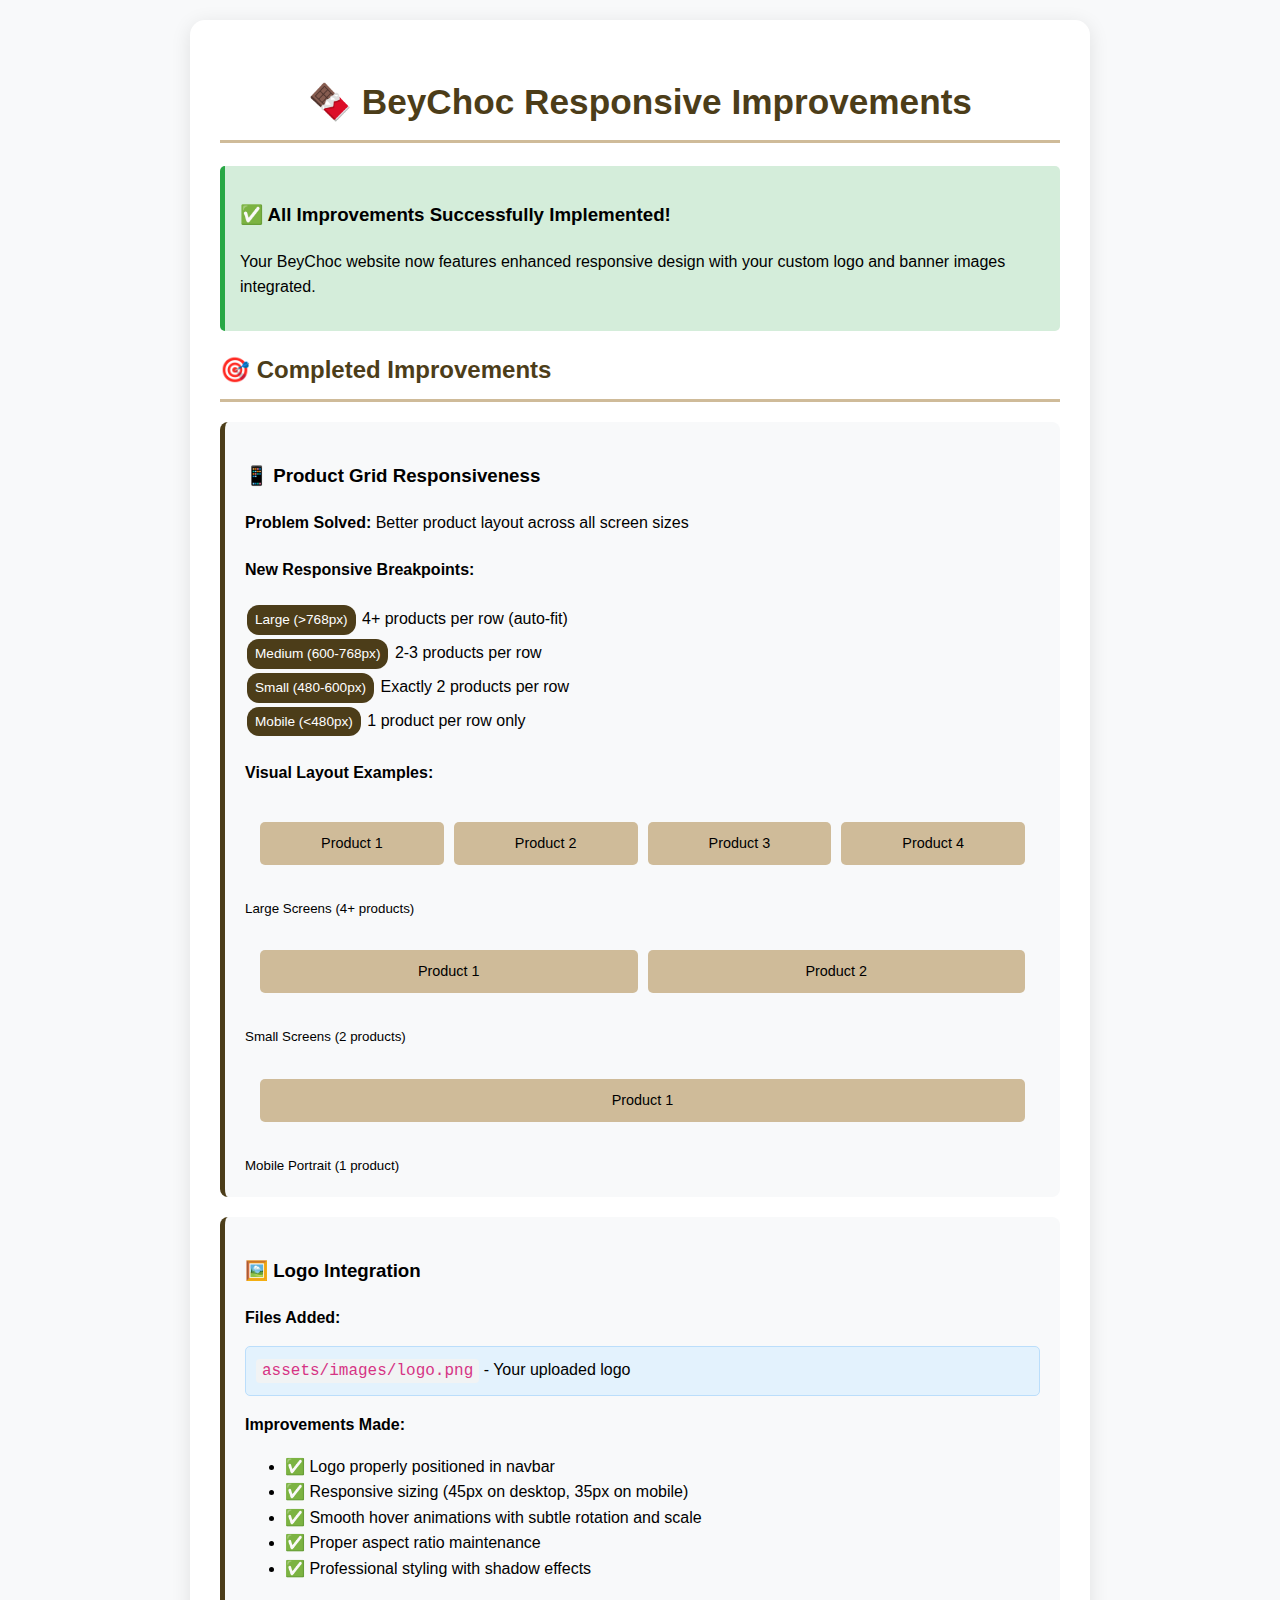
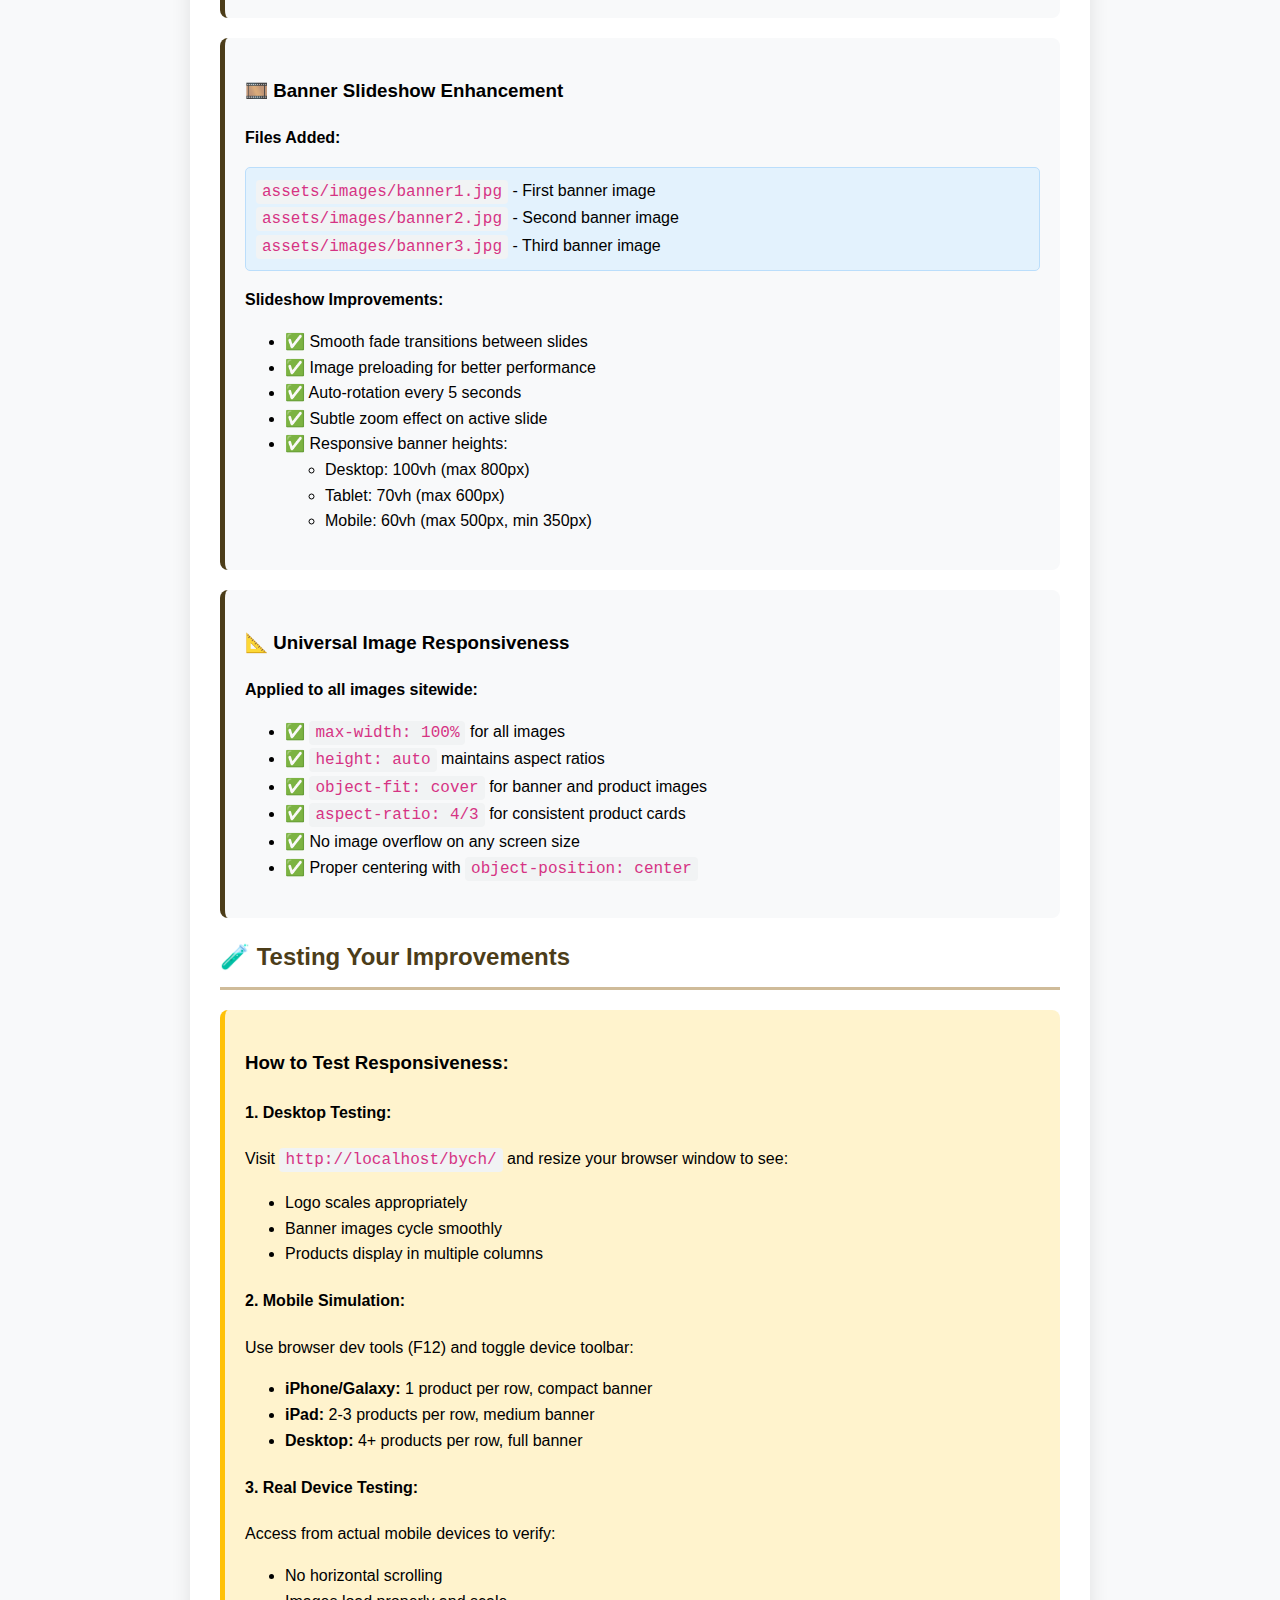
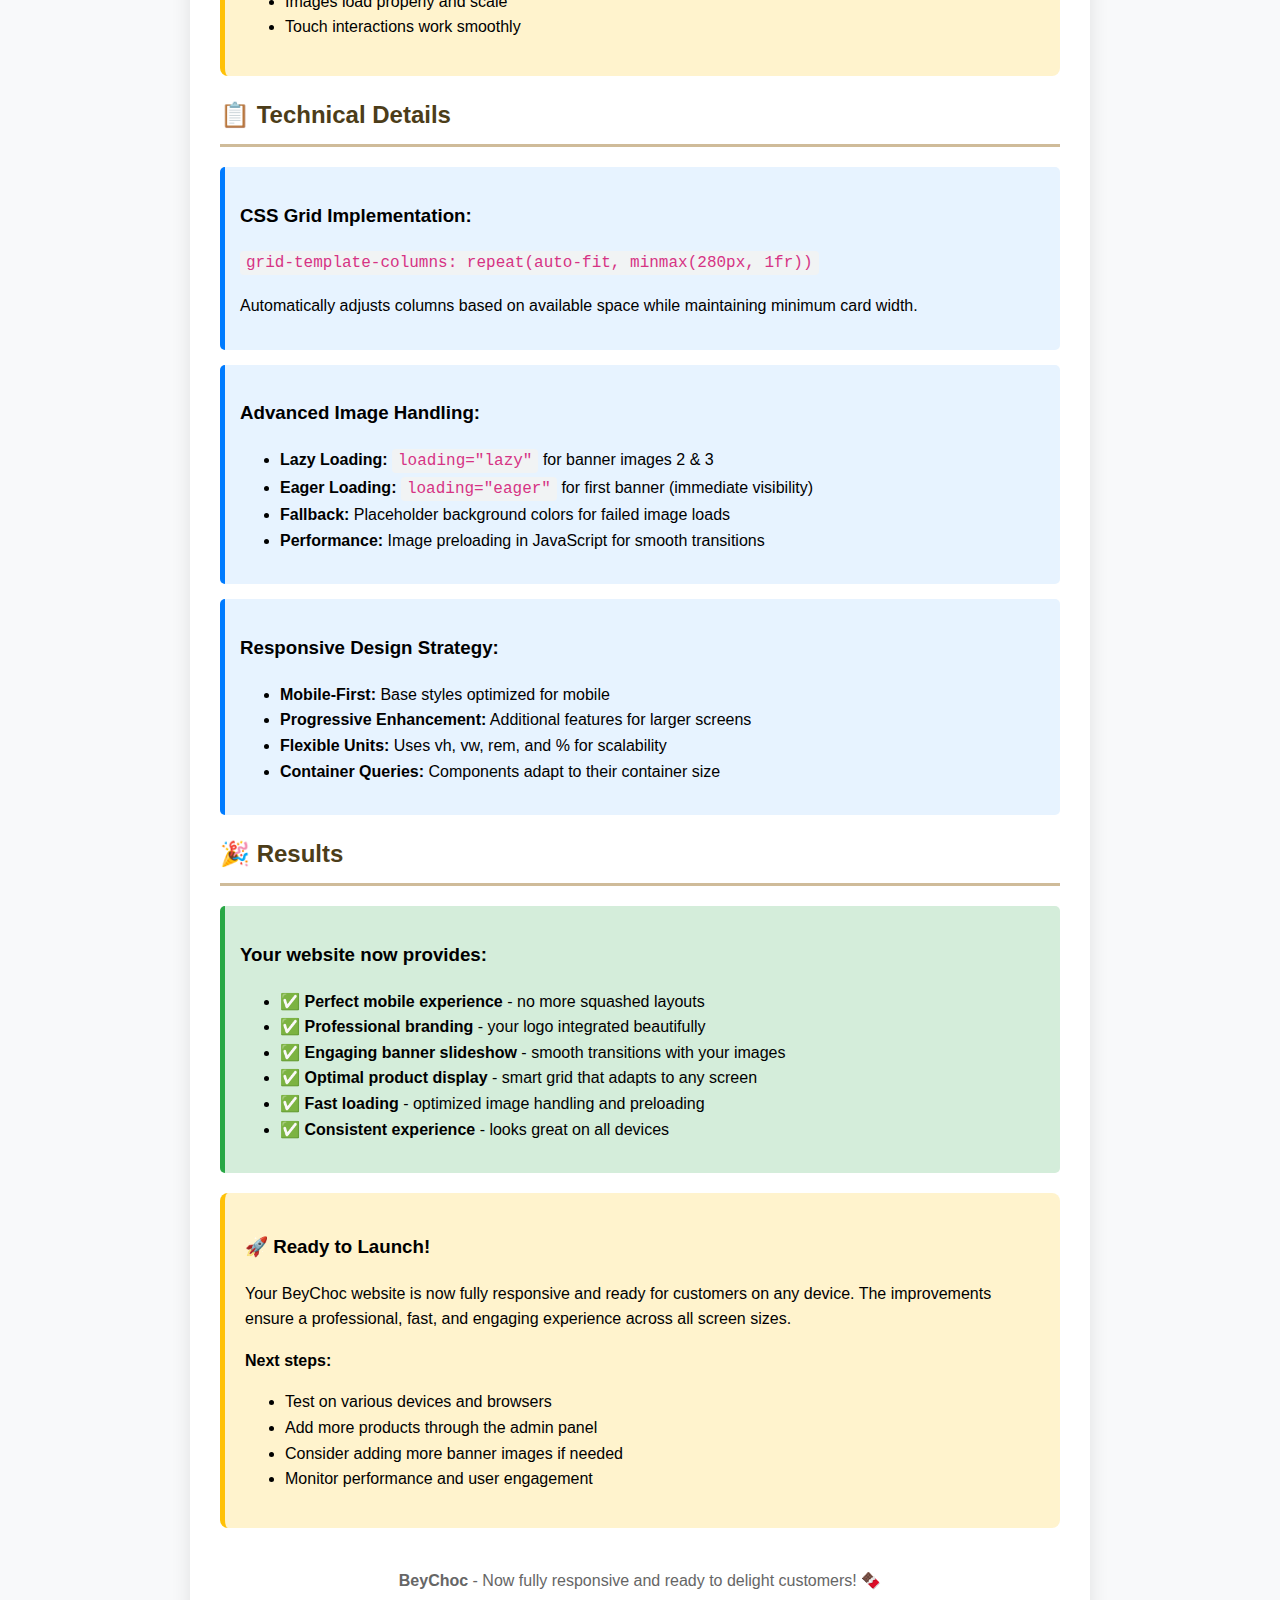
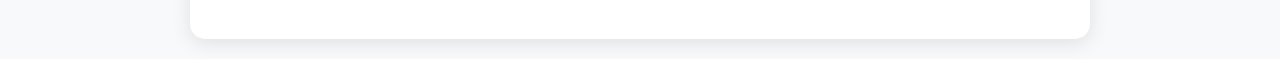
<file: bych/responsive_improvements_summary.html>
<!DOCTYPE html>
<html lang="en">
<head>
    <meta charset="UTF-8">
    <meta name="viewport" content="width=device-width, initial-scale=1.0">
    <title>BeyChoc - Responsive Improvements Summary</title>
    <style>
        body {
            font-family: 'Segoe UI', Tahoma, Geneva, Verdana, sans-serif;
            max-width: 900px;
            margin: 0 auto;
            padding: 20px;
            line-height: 1.6;
            background: #f8f9fa;
        }
        .container {
            background: white;
            padding: 30px;
            border-radius: 15px;
            box-shadow: 0 4px 20px rgba(0,0,0,0.1);
        }
        h1, h2 {
            color: #4C3D19;
            border-bottom: 3px solid #CFBB99;
            padding-bottom: 10px;
        }
        h1 {
            text-align: center;
            font-size: 2.2rem;
        }
        .improvement {
            background: #f8f9fa;
            padding: 20px;
            margin: 20px 0;
            border-left: 5px solid #4C3D19;
            border-radius: 8px;
        }
        .success {
            background: #d4edda;
            border-left: 5px solid #28a745;
            padding: 15px;
            margin: 15px 0;
            border-radius: 5px;
        }
        .feature {
            background: #e7f3ff;
            border-left: 5px solid #007bff;
            padding: 15px;
            margin: 15px 0;
            border-radius: 5px;
        }
        .test-section {
            background: #fff3cd;
            border-left: 5px solid #ffc107;
            padding: 20px;
            margin: 20px 0;
            border-radius: 8px;
        }
        code {
            background: #f1f3f4;
            padding: 3px 6px;
            border-radius: 4px;
            font-family: 'Courier New', monospace;
            color: #d63384;
        }
        .breakpoint {
            display: inline-block;
            background: #4C3D19;
            color: white;
            padding: 4px 8px;
            border-radius: 12px;
            font-size: 0.85rem;
            margin: 2px;
        }
        .grid-demo {
            display: grid;
            gap: 10px;
            margin: 15px 0;
            padding: 15px;
            background: #f8f9fa;
            border-radius: 8px;
        }
        .grid-large { grid-template-columns: repeat(4, 1fr); }
        .grid-medium { grid-template-columns: repeat(3, 1fr); }
        .grid-small { grid-template-columns: repeat(2, 1fr); }
        .grid-mobile { grid-template-columns: 1fr; }
        .grid-item {
            background: #CFBB99;
            padding: 10px;
            text-align: center;
            border-radius: 5px;
            font-size: 0.9rem;
        }
        .image-info {
            background: #e3f2fd;
            border: 1px solid #bbdefb;
            padding: 10px;
            border-radius: 5px;
            margin: 10px 0;
        }
    </style>
</head>
<body>
    <div class="container">
        <h1>🍫 BeyChoc Responsive Improvements</h1>
        
        <div class="success">
            <h3>✅ All Improvements Successfully Implemented!</h3>
            <p>Your BeyChoc website now features enhanced responsive design with your custom logo and banner images integrated.</p>
        </div>

        <h2>🎯 Completed Improvements</h2>

        <div class="improvement">
            <h3>📱 Product Grid Responsiveness</h3>
            <p><strong>Problem Solved:</strong> Better product layout across all screen sizes</p>
            
            <h4>New Responsive Breakpoints:</h4>
            <div>
                <span class="breakpoint">Large (>768px)</span> 4+ products per row (auto-fit)
            </div>
            <div>
                <span class="breakpoint">Medium (600-768px)</span> 2-3 products per row
            </div>
            <div>
                <span class="breakpoint">Small (480-600px)</span> Exactly 2 products per row
            </div>
            <div>
                <span class="breakpoint">Mobile (<480px)</span> 1 product per row only
            </div>

            <h4>Visual Layout Examples:</h4>
            <div class="grid-demo grid-large">
                <div class="grid-item">Product 1</div>
                <div class="grid-item">Product 2</div>
                <div class="grid-item">Product 3</div>
                <div class="grid-item">Product 4</div>
            </div>
            <small>Large Screens (4+ products)</small>

            <div class="grid-demo grid-small">
                <div class="grid-item">Product 1</div>
                <div class="grid-item">Product 2</div>
            </div>
            <small>Small Screens (2 products)</small>

            <div class="grid-demo grid-mobile">
                <div class="grid-item">Product 1</div>
            </div>
            <small>Mobile Portrait (1 product)</small>
        </div>

        <div class="improvement">
            <h3>🖼️ Logo Integration</h3>
            <p><strong>Files Added:</strong></p>
            <div class="image-info">
                <code>assets/images/logo.png</code> - Your uploaded logo
            </div>
            
            <p><strong>Improvements Made:</strong></p>
            <ul>
                <li>✅ Logo properly positioned in navbar</li>
                <li>✅ Responsive sizing (45px on desktop, 35px on mobile)</li>
                <li>✅ Smooth hover animations with subtle rotation and scale</li>
                <li>✅ Proper aspect ratio maintenance</li>
                <li>✅ Professional styling with shadow effects</li>
            </ul>
        </div>

        <div class="improvement">
            <h3>🎞️ Banner Slideshow Enhancement</h3>
            <p><strong>Files Added:</strong></p>
            <div class="image-info">
                <code>assets/images/banner1.jpg</code> - First banner image<br>
                <code>assets/images/banner2.jpg</code> - Second banner image<br>
                <code>assets/images/banner3.jpg</code> - Third banner image
            </div>
            
            <p><strong>Slideshow Improvements:</strong></p>
            <ul>
                <li>✅ Smooth fade transitions between slides</li>
                <li>✅ Image preloading for better performance</li>
                <li>✅ Auto-rotation every 5 seconds</li>
                <li>✅ Subtle zoom effect on active slide</li>
                <li>✅ Responsive banner heights:
                    <ul>
                        <li>Desktop: 100vh (max 800px)</li>
                        <li>Tablet: 70vh (max 600px)</li>
                        <li>Mobile: 60vh (max 500px, min 350px)</li>
                    </ul>
                </li>
            </ul>
        </div>

        <div class="improvement">
            <h3>📐 Universal Image Responsiveness</h3>
            <p><strong>Applied to all images sitewide:</strong></p>
            <ul>
                <li>✅ <code>max-width: 100%</code> for all images</li>
                <li>✅ <code>height: auto</code> maintains aspect ratios</li>
                <li>✅ <code>object-fit: cover</code> for banner and product images</li>
                <li>✅ <code>aspect-ratio: 4/3</code> for consistent product cards</li>
                <li>✅ No image overflow on any screen size</li>
                <li>✅ Proper centering with <code>object-position: center</code></li>
            </ul>
        </div>

        <h2>🧪 Testing Your Improvements</h2>

        <div class="test-section">
            <h3>How to Test Responsiveness:</h3>
            
            <h4>1. Desktop Testing:</h4>
            <p>Visit <code>http://localhost/bych/</code> and resize your browser window to see:</p>
            <ul>
                <li>Logo scales appropriately</li>
                <li>Banner images cycle smoothly</li>
                <li>Products display in multiple columns</li>
            </ul>

            <h4>2. Mobile Simulation:</h4>
            <p>Use browser dev tools (F12) and toggle device toolbar:</p>
            <ul>
                <li><strong>iPhone/Galaxy:</strong> 1 product per row, compact banner</li>
                <li><strong>iPad:</strong> 2-3 products per row, medium banner</li>
                <li><strong>Desktop:</strong> 4+ products per row, full banner</li>
            </ul>

            <h4>3. Real Device Testing:</h4>
            <p>Access from actual mobile devices to verify:</p>
            <ul>
                <li>No horizontal scrolling</li>
                <li>Images load properly and scale</li>
                <li>Touch interactions work smoothly</li>
            </ul>
        </div>

        <h2>📋 Technical Details</h2>

        <div class="feature">
            <h3>CSS Grid Implementation:</h3>
            <code>grid-template-columns: repeat(auto-fit, minmax(280px, 1fr))</code>
            <p>Automatically adjusts columns based on available space while maintaining minimum card width.</p>
        </div>

        <div class="feature">
            <h3>Advanced Image Handling:</h3>
            <ul>
                <li><strong>Lazy Loading:</strong> <code>loading="lazy"</code> for banner images 2 & 3</li>
                <li><strong>Eager Loading:</strong> <code>loading="eager"</code> for first banner (immediate visibility)</li>
                <li><strong>Fallback:</strong> Placeholder background colors for failed image loads</li>
                <li><strong>Performance:</strong> Image preloading in JavaScript for smooth transitions</li>
            </ul>
        </div>

        <div class="feature">
            <h3>Responsive Design Strategy:</h3>
            <ul>
                <li><strong>Mobile-First:</strong> Base styles optimized for mobile</li>
                <li><strong>Progressive Enhancement:</strong> Additional features for larger screens</li>
                <li><strong>Flexible Units:</strong> Uses vh, vw, rem, and % for scalability</li>
                <li><strong>Container Queries:</strong> Components adapt to their container size</li>
            </ul>
        </div>

        <h2>🎉 Results</h2>

        <div class="success">
            <h3>Your website now provides:</h3>
            <ul>
                <li>✅ <strong>Perfect mobile experience</strong> - no more squashed layouts</li>
                <li>✅ <strong>Professional branding</strong> - your logo integrated beautifully</li>
                <li>✅ <strong>Engaging banner slideshow</strong> - smooth transitions with your images</li>
                <li>✅ <strong>Optimal product display</strong> - smart grid that adapts to any screen</li>
                <li>✅ <strong>Fast loading</strong> - optimized image handling and preloading</li>
                <li>✅ <strong>Consistent experience</strong> - looks great on all devices</li>
            </ul>
        </div>

        <div class="test-section">
            <h3>🚀 Ready to Launch!</h3>
            <p>Your BeyChoc website is now fully responsive and ready for customers on any device. The improvements ensure a professional, fast, and engaging experience across all screen sizes.</p>
            
            <p><strong>Next steps:</strong></p>
            <ul>
                <li>Test on various devices and browsers</li>
                <li>Add more products through the admin panel</li>
                <li>Consider adding more banner images if needed</li>
                <li>Monitor performance and user engagement</li>
            </ul>
        </div>

        <p style="text-align: center; margin-top: 40px; color: #666;">
            <strong>BeyChoc</strong> - Now fully responsive and ready to delight customers! 🍫
        </p>
    </div>
</body>
</html>
</file>
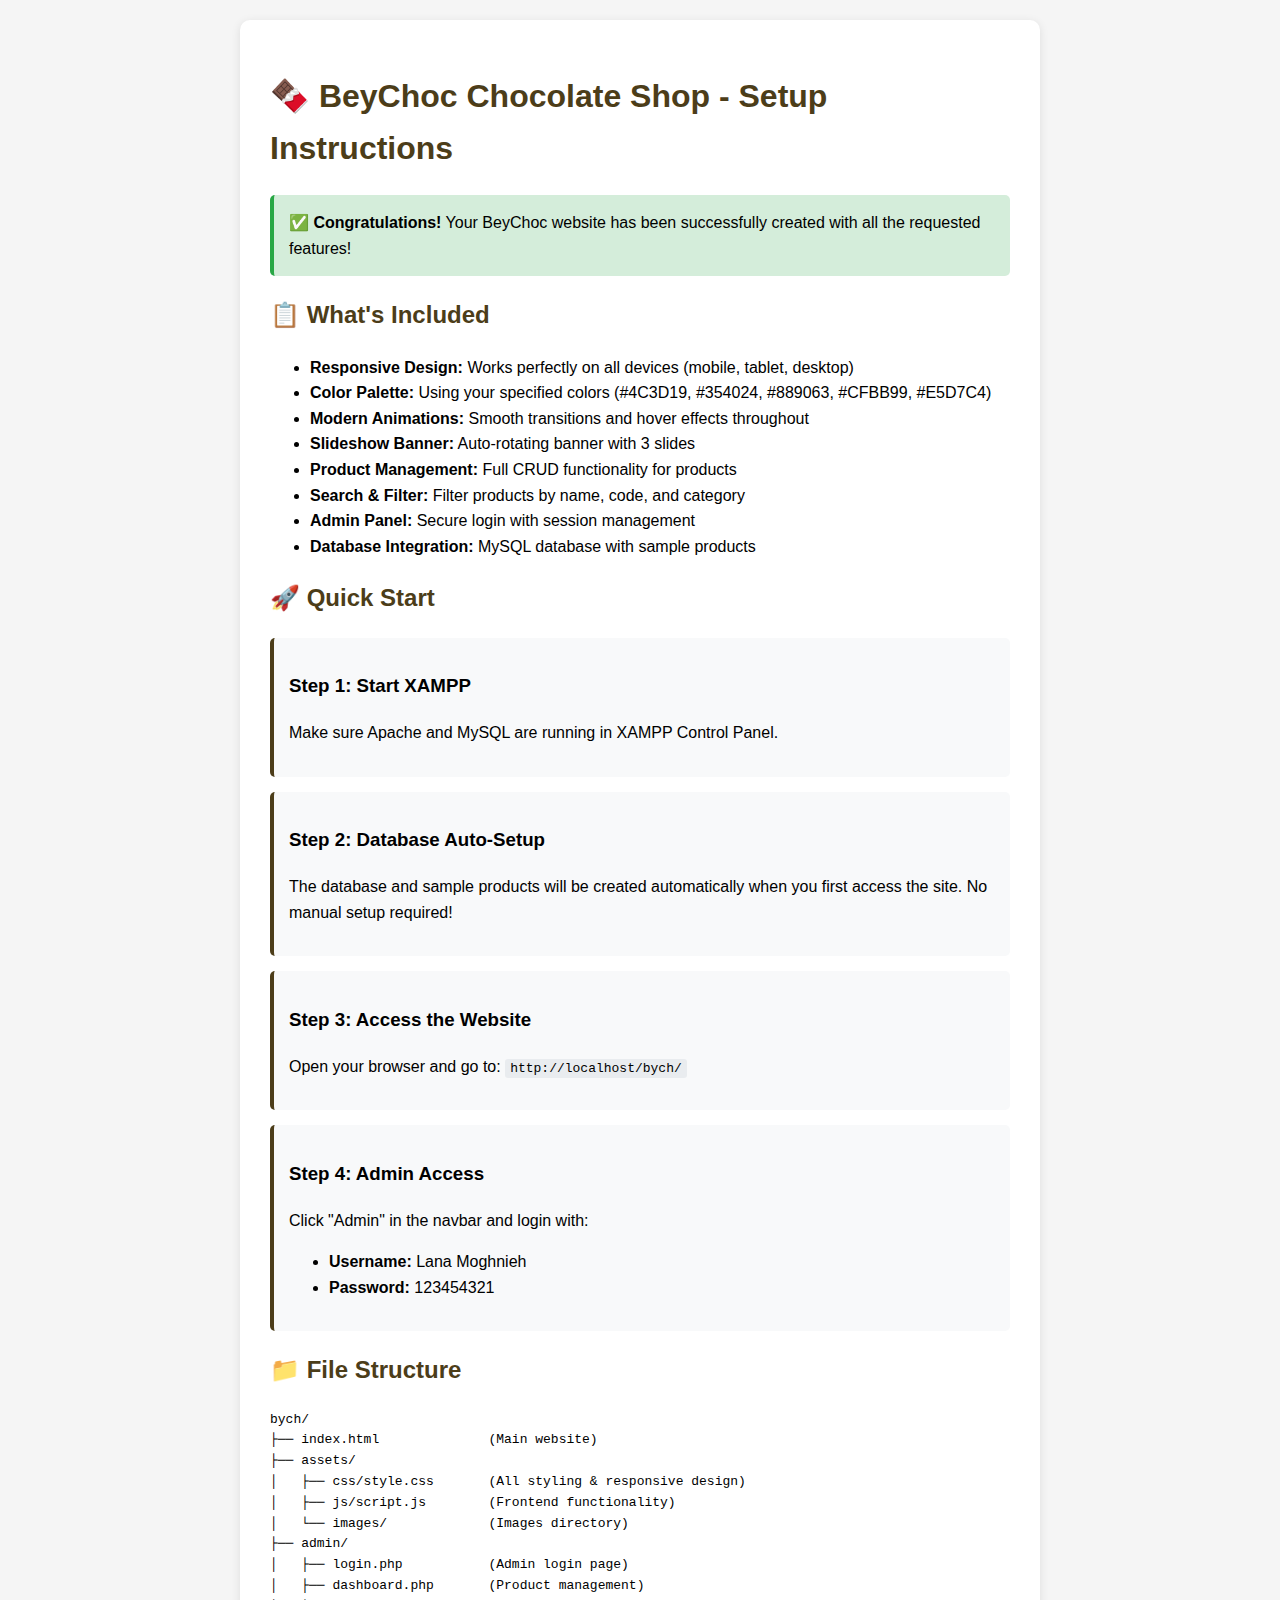
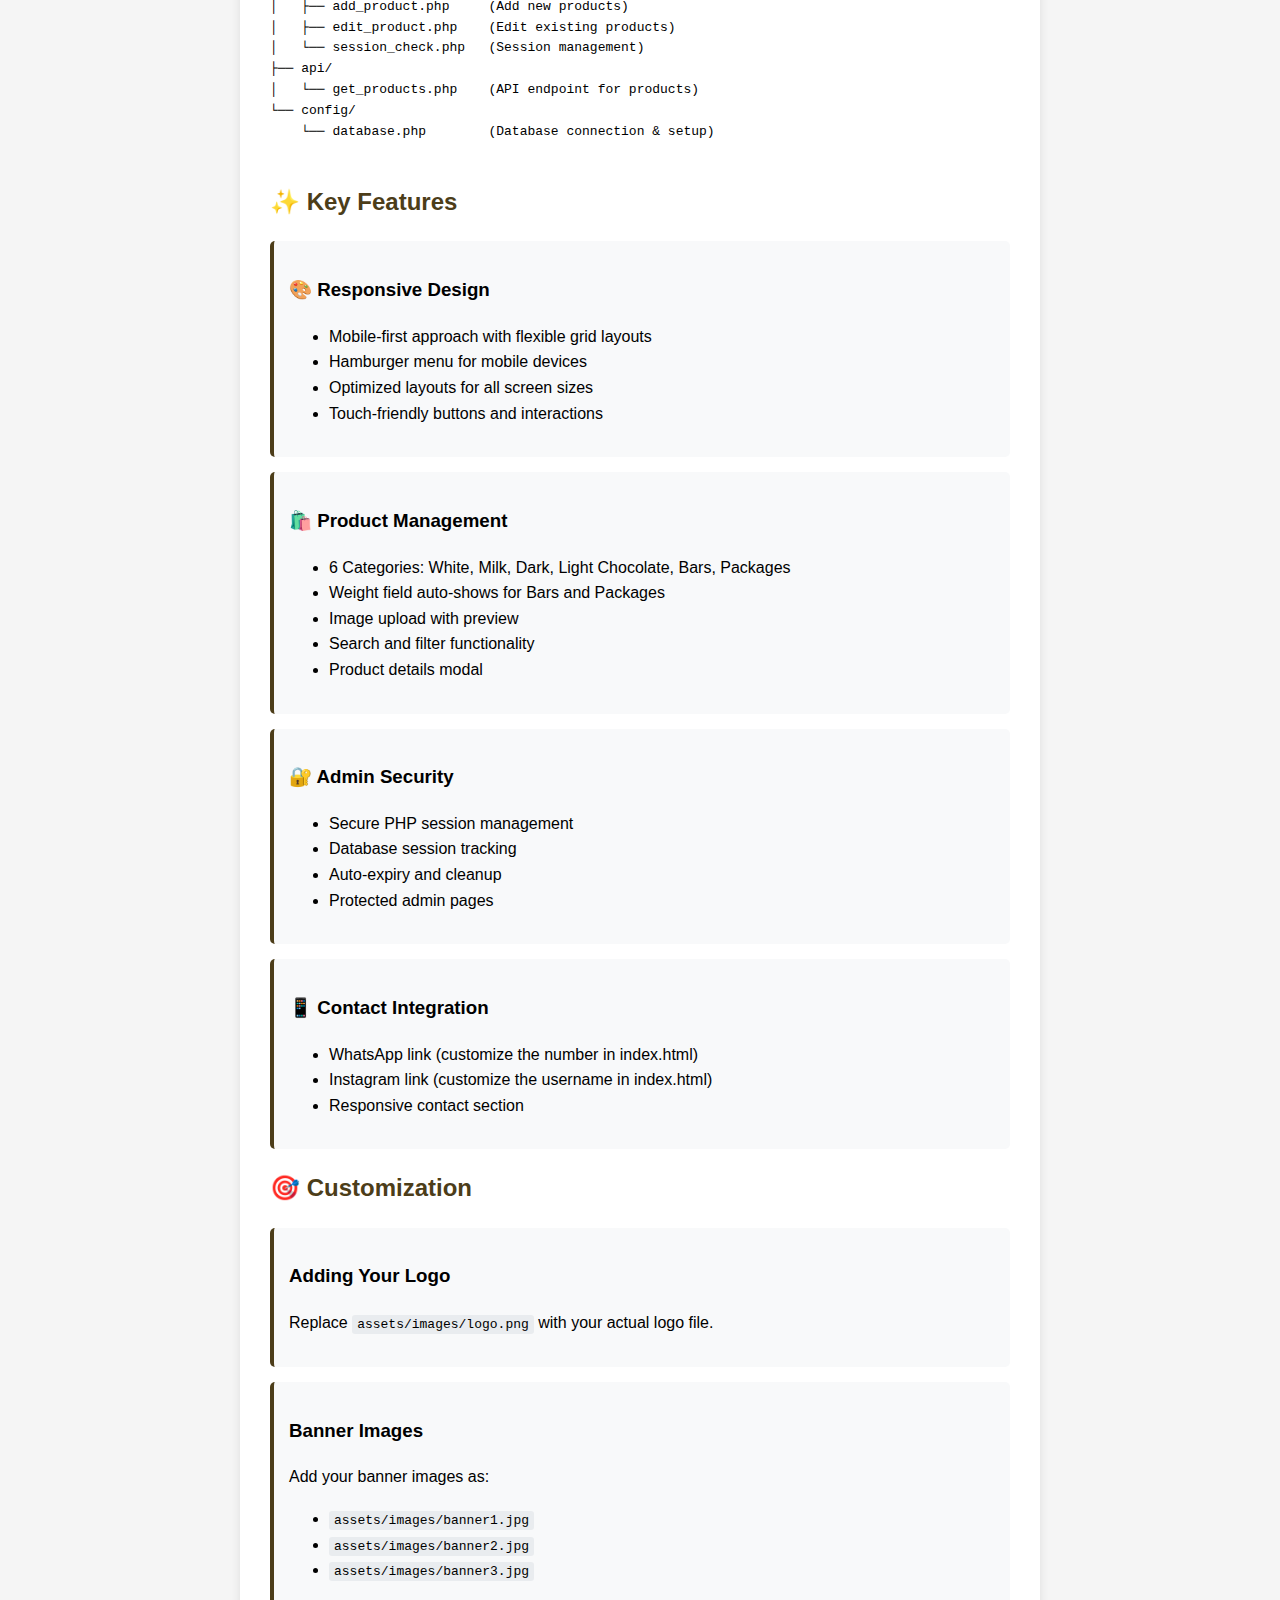
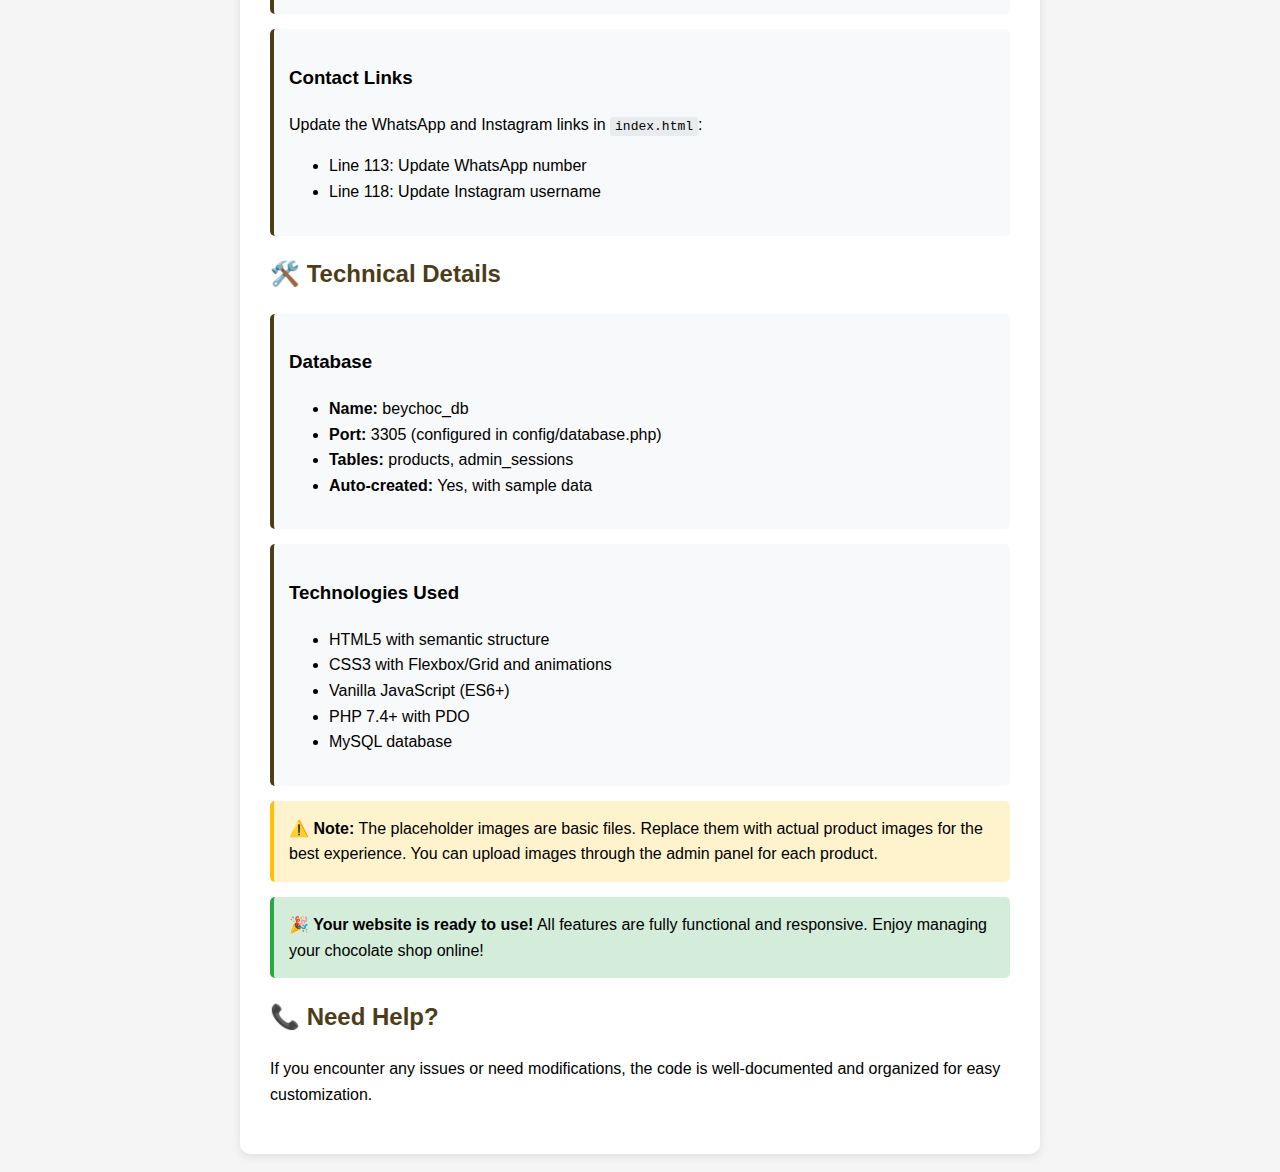
<file: bych/setup_instructions.html>
<!DOCTYPE html>
<html lang="en">
<head>
    <meta charset="UTF-8">
    <meta name="viewport" content="width=device-width, initial-scale=1.0">
    <title>BeyChoc Setup Instructions</title>
    <style>
        body {
            font-family: Arial, sans-serif;
            max-width: 800px;
            margin: 0 auto;
            padding: 20px;
            line-height: 1.6;
            background: #f5f5f5;
        }
        .container {
            background: white;
            padding: 30px;
            border-radius: 10px;
            box-shadow: 0 2px 10px rgba(0,0,0,0.1);
        }
        h1, h2 {
            color: #4C3D19;
        }
        .step {
            background: #f8f9fa;
            padding: 15px;
            margin: 15px 0;
            border-left: 4px solid #4C3D19;
            border-radius: 5px;
        }
        code {
            background: #e9ecef;
            padding: 2px 5px;
            border-radius: 3px;
            font-family: monospace;
        }
        .warning {
            background: #fff3cd;
            border-left: 4px solid #ffc107;
            padding: 15px;
            margin: 15px 0;
            border-radius: 5px;
        }
        .success {
            background: #d4edda;
            border-left: 4px solid #28a745;
            padding: 15px;
            margin: 15px 0;
            border-radius: 5px;
        }
    </style>
</head>
<body>
    <div class="container">
        <h1>🍫 BeyChoc Chocolate Shop - Setup Instructions</h1>
        
        <div class="success">
            <strong>✅ Congratulations!</strong> Your BeyChoc website has been successfully created with all the requested features!
        </div>

        <h2>📋 What's Included</h2>
        <ul>
            <li><strong>Responsive Design:</strong> Works perfectly on all devices (mobile, tablet, desktop)</li>
            <li><strong>Color Palette:</strong> Using your specified colors (#4C3D19, #354024, #889063, #CFBB99, #E5D7C4)</li>
            <li><strong>Modern Animations:</strong> Smooth transitions and hover effects throughout</li>
            <li><strong>Slideshow Banner:</strong> Auto-rotating banner with 3 slides</li>
            <li><strong>Product Management:</strong> Full CRUD functionality for products</li>
            <li><strong>Search & Filter:</strong> Filter products by name, code, and category</li>
            <li><strong>Admin Panel:</strong> Secure login with session management</li>
            <li><strong>Database Integration:</strong> MySQL database with sample products</li>
        </ul>

        <h2>🚀 Quick Start</h2>
        
        <div class="step">
            <h3>Step 1: Start XAMPP</h3>
            <p>Make sure Apache and MySQL are running in XAMPP Control Panel.</p>
        </div>

        <div class="step">
            <h3>Step 2: Database Auto-Setup</h3>
            <p>The database and sample products will be created automatically when you first access the site. No manual setup required!</p>
        </div>

        <div class="step">
            <h3>Step 3: Access the Website</h3>
            <p>Open your browser and go to: <code>http://localhost/bych/</code></p>
        </div>

        <div class="step">
            <h3>Step 4: Admin Access</h3>
            <p>Click "Admin" in the navbar and login with:</p>
            <ul>
                <li><strong>Username:</strong> Lana Moghnieh</li>
                <li><strong>Password:</strong> 123454321</li>
            </ul>
        </div>

        <h2>📁 File Structure</h2>
        <pre>
bych/
├── index.html              (Main website)
├── assets/
│   ├── css/style.css       (All styling & responsive design)
│   ├── js/script.js        (Frontend functionality)
│   └── images/             (Images directory)
├── admin/
│   ├── login.php           (Admin login page)
│   ├── dashboard.php       (Product management)
│   ├── add_product.php     (Add new products)
│   ├── edit_product.php    (Edit existing products)
│   └── session_check.php   (Session management)
├── api/
│   └── get_products.php    (API endpoint for products)
└── config/
    └── database.php        (Database connection & setup)
        </pre>

        <h2>✨ Key Features</h2>

        <div class="step">
            <h3>🎨 Responsive Design</h3>
            <ul>
                <li>Mobile-first approach with flexible grid layouts</li>
                <li>Hamburger menu for mobile devices</li>
                <li>Optimized layouts for all screen sizes</li>
                <li>Touch-friendly buttons and interactions</li>
            </ul>
        </div>

        <div class="step">
            <h3>🛍️ Product Management</h3>
            <ul>
                <li>6 Categories: White, Milk, Dark, Light Chocolate, Bars, Packages</li>
                <li>Weight field auto-shows for Bars and Packages</li>
                <li>Image upload with preview</li>
                <li>Search and filter functionality</li>
                <li>Product details modal</li>
            </ul>
        </div>

        <div class="step">
            <h3>🔐 Admin Security</h3>
            <ul>
                <li>Secure PHP session management</li>
                <li>Database session tracking</li>
                <li>Auto-expiry and cleanup</li>
                <li>Protected admin pages</li>
            </ul>
        </div>

        <div class="step">
            <h3>📱 Contact Integration</h3>
            <ul>
                <li>WhatsApp link (customize the number in index.html)</li>
                <li>Instagram link (customize the username in index.html)</li>
                <li>Responsive contact section</li>
            </ul>
        </div>

        <h2>🎯 Customization</h2>

        <div class="step">
            <h3>Adding Your Logo</h3>
            <p>Replace <code>assets/images/logo.png</code> with your actual logo file.</p>
        </div>

        <div class="step">
            <h3>Banner Images</h3>
            <p>Add your banner images as:</p>
            <ul>
                <li><code>assets/images/banner1.jpg</code></li>
                <li><code>assets/images/banner2.jpg</code></li>
                <li><code>assets/images/banner3.jpg</code></li>
            </ul>
        </div>

        <div class="step">
            <h3>Contact Links</h3>
            <p>Update the WhatsApp and Instagram links in <code>index.html</code>:</p>
            <ul>
                <li>Line 113: Update WhatsApp number</li>
                <li>Line 118: Update Instagram username</li>
            </ul>
        </div>

        <h2>🛠️ Technical Details</h2>
        
        <div class="step">
            <h3>Database</h3>
            <ul>
                <li><strong>Name:</strong> beychoc_db</li>
                <li><strong>Port:</strong> 3305 (configured in config/database.php)</li>
                <li><strong>Tables:</strong> products, admin_sessions</li>
                <li><strong>Auto-created:</strong> Yes, with sample data</li>
            </ul>
        </div>

        <div class="step">
            <h3>Technologies Used</h3>
            <ul>
                <li>HTML5 with semantic structure</li>
                <li>CSS3 with Flexbox/Grid and animations</li>
                <li>Vanilla JavaScript (ES6+)</li>
                <li>PHP 7.4+ with PDO</li>
                <li>MySQL database</li>
            </ul>
        </div>

        <div class="warning">
            <strong>⚠️ Note:</strong> The placeholder images are basic files. Replace them with actual product images for the best experience. You can upload images through the admin panel for each product.
        </div>

        <div class="success">
            <strong>🎉 Your website is ready to use!</strong> All features are fully functional and responsive. Enjoy managing your chocolate shop online!
        </div>

        <h2>📞 Need Help?</h2>
        <p>If you encounter any issues or need modifications, the code is well-documented and organized for easy customization.</p>
    </div>
</body>
</html>
</file>
